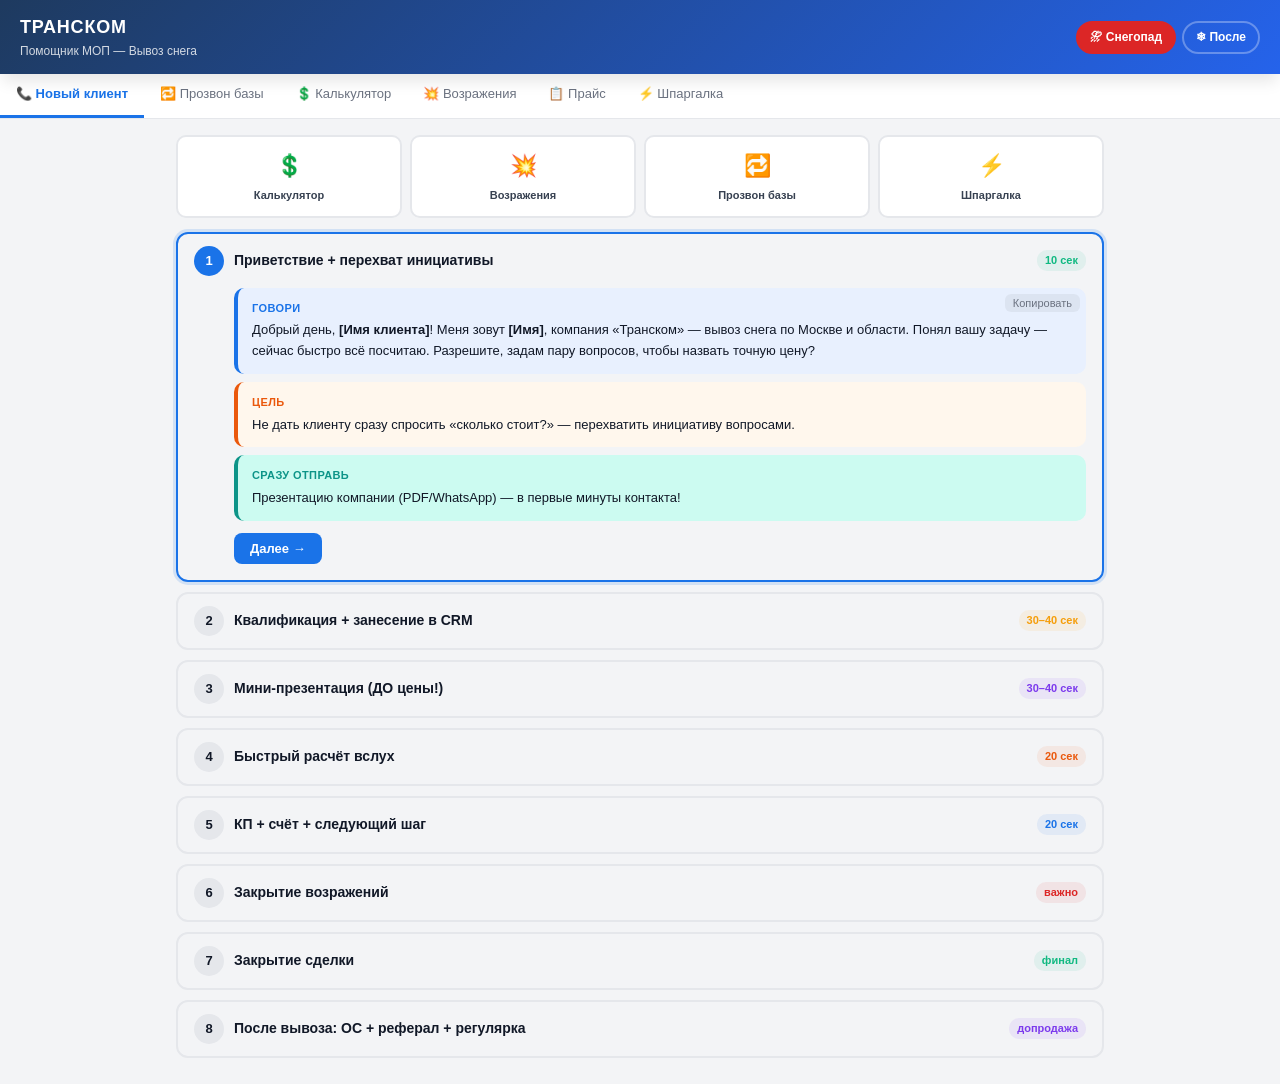
<file: transkom-sales-assistant.html>
<!DOCTYPE html>
<html lang="ru">
<head>
<meta charset="UTF-8">
<meta name="viewport" content="width=device-width, initial-scale=1.0">
<title>ТРАНСКОМ — Помощник МОП</title>
<style>
*{margin:0;padding:0;box-sizing:border-box}
:root{--blue:#1a73e8;--blue-d:#1557b0;--blue-l:#e8f0fe;--green:#0d9488;--green-l:#ccfbf1;--orange:#ea580c;--orange-l:#fff7ed;--red:#dc2626;--red-l:#fef2f2;--purple:#7c3aed;--purple-l:#f3e8ff;--g50:#f9fafb;--g100:#f3f4f6;--g200:#e5e7eb;--g300:#d1d5db;--g500:#6b7280;--g700:#374151;--g900:#111827;--sh:0 1px 3px rgba(0,0,0,.1);--sh-lg:0 10px 15px -3px rgba(0,0,0,.1)}
body{font-family:-apple-system,BlinkMacSystemFont,'Segoe UI',Roboto,sans-serif;background:var(--g100);color:var(--g900);line-height:1.55;font-size:14px}
.hdr{background:linear-gradient(135deg,#1e3a5f,#2563eb);color:#fff;padding:14px 20px;display:flex;align-items:center;justify-content:space-between;position:sticky;top:0;z-index:100;box-shadow:var(--sh-lg)}
.hdr h1{font-size:18px;font-weight:700;letter-spacing:.8px}
.hdr-sub{font-size:12px;opacity:.8}
.tb{display:inline-flex;align-items:center;gap:5px;padding:5px 12px;border-radius:18px;font-size:12px;font-weight:600;cursor:pointer;border:2px solid rgba(255,255,255,.3);transition:.2s}
.tb:hover{transform:scale(1.05)}
.tb.storm{background:#dc2626;border-color:#dc2626}
.tb.after{background:var(--green);border-color:var(--green)}
.nav{display:flex;background:#fff;border-bottom:1px solid var(--g200);overflow-x:auto;position:sticky;top:52px;z-index:99;-webkit-overflow-scrolling:touch}
.nav-i{padding:10px 16px;font-size:13px;font-weight:500;color:var(--g500);cursor:pointer;white-space:nowrap;border-bottom:3px solid transparent;transition:.2s;display:flex;align-items:center;gap:5px}
.nav-i:hover{color:var(--blue);background:var(--blue-l)}
.nav-i.act{color:var(--blue);border-bottom-color:var(--blue);font-weight:600}
.main{max-width:960px;margin:0 auto;padding:16px}
.card{background:#fff;border-radius:12px;box-shadow:var(--sh);margin-bottom:14px;overflow:hidden}
.card-h{padding:14px 18px;font-weight:600;font-size:15px;display:flex;align-items:center;gap:8px;border-bottom:1px solid var(--g100)}
.card-b{padding:16px 18px}
.step{border:2px solid var(--g200);border-radius:12px;margin-bottom:10px;overflow:hidden;transition:.3s}
.step.act{border-color:var(--blue);box-shadow:0 0 0 3px rgba(26,115,232,.15)}
.step.done{border-color:var(--green);opacity:.7}
.step-hd{padding:12px 16px;display:flex;align-items:center;gap:10px;cursor:pointer;transition:.2s}
.step-hd:hover{background:var(--g50)}
.step-n{width:30px;height:30px;border-radius:50%;background:var(--g200);display:flex;align-items:center;justify-content:center;font-weight:700;font-size:13px;flex-shrink:0}
.step.act .step-n{background:var(--blue);color:#fff}
.step.done .step-n{background:var(--green);color:#fff}
.step-t{font-weight:600;font-size:14px;flex:1}
.step-tag{font-size:11px;padding:2px 8px;border-radius:10px;font-weight:600}
.step-c{padding:0 16px 16px 56px;display:none}
.step.act .step-c{display:block}
.sp{border-radius:10px;padding:12px 14px;margin-bottom:8px;font-size:13px;line-height:1.6;border-left:4px solid var(--blue);background:var(--blue-l);position:relative}
.sp.tip{background:var(--orange-l);border-left-color:var(--orange)}
.sp.warn{background:var(--red-l);border-left-color:var(--red)}
.sp.ok{background:var(--green-l);border-left-color:var(--green)}
.sp.purp{background:var(--purple-l);border-left-color:var(--purple)}
.sp-l{font-size:11px;font-weight:700;text-transform:uppercase;margin-bottom:3px;letter-spacing:.4px}
.sp .sp-l{color:var(--blue)}
.sp.tip .sp-l{color:var(--orange)}
.sp.warn .sp-l{color:var(--red)}
.sp.ok .sp-l{color:var(--green)}
.sp.purp .sp-l{color:var(--purple)}
.cp{position:absolute;top:6px;right:6px;background:rgba(0,0,0,.05);border:none;border-radius:6px;padding:3px 8px;font-size:11px;cursor:pointer;color:var(--g500);transition:.2s}
.cp:hover{background:rgba(0,0,0,.1)}
.obj{border:1px solid var(--g200);border-radius:10px;margin-bottom:8px;overflow:hidden}
.obj-q{padding:10px 14px;font-weight:600;font-size:13px;cursor:pointer;display:flex;align-items:center;gap:8px;transition:.2s}
.obj-q:hover{background:var(--g50)}
.obj-q .ar{transition:.3s;font-size:11px;margin-left:auto}
.obj.op .obj-q .ar{transform:rotate(180deg)}
.obj-a{padding:0 14px;max-height:0;overflow:hidden;transition:.3s}
.obj.op .obj-a{padding:0 14px 14px;max-height:800px}
.cg{display:grid;grid-template-columns:1fr 1fr;gap:12px}
.cf label{display:block;font-size:12px;font-weight:600;color:var(--g700);margin-bottom:3px}
.cf select,.cf input{width:100%;padding:9px 11px;border:2px solid var(--g200);border-radius:8px;font-size:13px;transition:.2s}
.cf select:focus,.cf input:focus{border-color:var(--blue);outline:none}
.cr{margin-top:14px;padding:14px;background:linear-gradient(135deg,#1e3a5f,#2563eb);color:#fff;border-radius:10px;text-align:center}
.cr-a{font-size:26px;font-weight:800;margin:6px 0}
.cr-d{font-size:12px;opacity:.85}
.cr-b{margin-top:10px;background:rgba(255,255,255,.1);border-radius:8px;padding:10px;text-align:left}
.cr-r{display:flex;justify-content:space-between;font-size:12px;padding:2px 0}
.pt{width:100%;border-collapse:collapse;font-size:13px}
.pt th{background:var(--g100);padding:8px 10px;text-align:left;font-weight:600;font-size:11px;text-transform:uppercase;letter-spacing:.3px;color:var(--g500)}
.pt td{padding:8px 10px;border-bottom:1px solid var(--g100)}
.pt tr:hover td{background:var(--blue-l)}
.ph{font-weight:700;color:var(--blue)}
.btn{padding:8px 16px;border:none;border-radius:8px;font-size:13px;font-weight:600;cursor:pointer;transition:.2s;display:inline-flex;align-items:center;gap:5px}
.btn-p{background:var(--blue);color:#fff}
.btn-p:hover{background:var(--blue-d)}
.btn-s{background:var(--green);color:#fff}
.btn-o{background:#fff;border:2px solid var(--g200);color:var(--g700)}
.btn-o:hover{border-color:var(--blue);color:var(--blue)}
.sbtns{display:flex;gap:6px;margin-top:12px}
.tc{display:none}.tc.act{display:block}
.chi{padding:10px 14px;border-bottom:1px solid var(--g100);font-size:13px}
.chi:last-child{border-bottom:none}
.chl{font-size:11px;font-weight:700;text-transform:uppercase;color:var(--g500);margin-bottom:2px}
.chk{display:flex;align-items:flex-start;gap:8px;padding:6px 0;font-size:13px}
.chk input[type=checkbox]{margin-top:2px;width:16px;height:16px;flex-shrink:0;accent-color:var(--blue)}
.chk.checked{opacity:.5;text-decoration:line-through}
.sb{position:relative;margin-bottom:14px}
.sb input{width:100%;padding:10px 14px 10px 36px;border:2px solid var(--g200);border-radius:10px;font-size:13px}
.sb input:focus{border-color:var(--blue);outline:none}
.sb-i{position:absolute;left:12px;top:50%;transform:translateY(-50%);color:var(--g500);font-size:14px}
.hidden{display:none!important}
.qa{display:grid;grid-template-columns:repeat(auto-fit,minmax(120px,1fr));gap:8px;margin-bottom:14px}
.qc{background:#fff;border-radius:10px;padding:12px;text-align:center;cursor:pointer;transition:.2s;border:2px solid var(--g200)}
.qc:hover{border-color:var(--blue);transform:translateY(-2px);box-shadow:var(--sh-lg)}
.qc-ic{font-size:22px;margin-bottom:4px}
.qc-lb{font-size:11px;font-weight:600;color:var(--g700)}
.bonus-card{border:2px solid var(--purple);border-radius:10px;padding:12px;margin-bottom:8px;background:var(--purple-l)}
.bonus-card h4{color:var(--purple);font-size:13px;margin-bottom:4px}
.bonus-card p{font-size:12px;color:var(--g700)}
.scenario-tab{display:flex;gap:6px;margin-bottom:14px}
.sc-btn{padding:8px 16px;border:2px solid var(--g200);border-radius:8px;font-size:13px;font-weight:600;cursor:pointer;background:#fff;transition:.2s}
.sc-btn.act{border-color:var(--blue);background:var(--blue-l);color:var(--blue)}
.sc-btn:hover{border-color:var(--blue)}
@media(max-width:640px){.cg{grid-template-columns:1fr}.qa{grid-template-columns:repeat(2,1fr)}.hdr{padding:10px 14px}.hdr h1{font-size:15px}.main{padding:10px}.nav-i{padding:8px 12px;font-size:12px}}
@keyframes fi{from{opacity:0;transform:translateY(6px)}to{opacity:1;transform:translateY(0)}}.fi{animation:fi .3s ease}
</style>
</head>
<body>

<div class="hdr">
<div><h1>ТРАНСКОМ</h1><div class="hdr-sub">Помощник МОП — Вывоз снега</div></div>
<div style="display:flex;gap:6px">
<div class="tb storm" id="b-st" onclick="setT('storm')">&#9928; Снегопад</div>
<div class="tb" id="b-af" onclick="setT('after')">&#10052; После</div>
</div>
</div>

<div class="nav" id="nav">
<div class="nav-i act" data-tab="script" onclick="tab('script')">&#128222; Новый клиент</div>
<div class="nav-i" data-tab="callback" onclick="tab('callback')">&#128257; Прозвон базы</div>
<div class="nav-i" data-tab="calc" onclick="tab('calc')">&#128178; Калькулятор</div>
<div class="nav-i" data-tab="obj" onclick="tab('obj')">&#128165; Возражения</div>
<div class="nav-i" data-tab="prices" onclick="tab('prices')">&#128203; Прайс</div>
<div class="nav-i" data-tab="cheat" onclick="tab('cheat')">&#9889; Шпаргалка</div>
</div>

<div class="main">

<!-- ===== НОВЫЙ КЛИЕНТ ===== -->
<div class="tc act" id="tab-script">
<div class="qa">
<div class="qc" onclick="tab('calc')"><div class="qc-ic">&#128178;</div><div class="qc-lb">Калькулятор</div></div>
<div class="qc" onclick="tab('obj')"><div class="qc-ic">&#128165;</div><div class="qc-lb">Возражения</div></div>
<div class="qc" onclick="tab('callback')"><div class="qc-ic">&#128257;</div><div class="qc-lb">Прозвон базы</div></div>
<div class="qc" onclick="tab('cheat')"><div class="qc-ic">&#9889;</div><div class="qc-lb">Шпаргалка</div></div>
</div>
<div id="new-steps"></div>
</div>

<!-- ===== ПРОЗВОН БАЗЫ ===== -->
<div class="tc" id="tab-callback">
<div class="card" style="margin-bottom:14px">
<div class="card-h">&#128257; Когда прозваниваем</div>
<div class="card-b" style="padding:0">
<div class="chi"><span style="color:var(--red)">&#128308;</span> <strong>Прогноз снегопада</strong> — за 1–2 дня. Высший приоритет!</div>
<div class="chi"><span style="color:var(--red)">&#128308;</span> <strong>После сильного снегопада</strong> — в тот же / следующий день</div>
<div class="chi"><span style="color:var(--orange)">&#128992;</span> <strong>Начало сезона</strong> (ноябрь) — плановый обзвон</div>
<div class="chi"><span style="color:var(--orange)">&#128992;</span> <strong>Нет контакта 2+ недели</strong> зимой</div>
<div class="chi"><span style="color:var(--green)">&#128994;</span> <strong>Конец месяца / перед праздниками</strong></div>
</div>
</div>
<div id="cb-steps"></div>
</div>

<!-- ===== КАЛЬКУЛЯТОР ===== -->
<div class="tc" id="tab-calc">
<div class="card">
<div class="card-h">&#128178; Быстрый расчёт для клиента</div>
<div class="card-b">
<div class="cg">
<div class="cf"><label>Самосвал</label><select id="c-t" onchange="calc()"><option value="25">25 м³ (большой)</option><option value="15">15 м³ (малый)</option></select></div>
<div class="cf"><label>Оплата</label><select id="c-p" onchange="calc()"><option value="bn">Б/Н с НДС</option><option value="cash">Наличные</option><option value="ip">На ИП (без НДС)</option></select></div>
<div class="cf"><label>Рейсов</label><input type="number" id="c-r" value="1" min="1" max="100" oninput="calc()"></div>
<div class="cf"><label>Погрузка</label><select id="c-l" onchange="calc()"><option value="no">Нет</option><option value="yes">Да</option></select></div>
</div>
<div class="cf" style="margin-top:12px"><label>Площадь территории (м²) — необязательно</label><input type="number" id="c-area" placeholder="например 1000" oninput="calcArea()"></div>
<div class="cf" style="margin-top:8px"><label>Высота снега (см) — необязательно</label><input type="number" id="c-snow" placeholder="например 40" oninput="calcArea()"></div>
<div id="area-hint" class="sp ok" style="display:none;margin-top:10px"><div class="sp-l">Подсказка по объёму</div><span id="area-text"></span></div>
<div class="cr" id="cr">
<div style="font-size:12px;opacity:.8">Стоимость для клиента</div>
<div class="cr-a" id="ct">—</div>
<div class="cr-d" id="cd"></div>
<div class="cr-b" id="cb"></div>
</div>
</div>
</div>
<div class="card">
<div class="card-h">&#128666; Мощности</div>
<div class="card-b">
<table class="pt">
<tr><td><strong>Макс. за ночь</strong></td><td>до 20 самосвалов (25 м³) = до 500 м³</td></tr>
<tr><td><strong>25 м³</strong></td><td>Кузов 20 м³, грузим с горкой. Открытые площадки, парковки</td></tr>
<tr><td><strong>15 м³</strong></td><td>Кузов 12 м³, грузим с горкой. Центр, дворы, узкие проезды</td></tr>
<tr><td><strong>Погрузчик</strong></td><td>Экскаватор-погрузчик, смена 7+1 ч</td></tr>
<tr><td><strong>Мини-погрузчик</strong></td><td>Для узких мест, смена 8 ч</td></tr>
</table>
</div>
</div>
<div class="card">
<div class="card-h">&#128176; Порядок оплаты</div>
<div class="card-b" style="padding:0">
<div class="chi"><div class="chl">Новый клиент</div>Первый вывоз — по предоплате. Если объём превышает предоплату — закрываем по факту. Далее — постоплата.</div>
<div class="chi"><div class="chl">Постоянный клиент</div>Работаем по постоплате.</div>
<div class="chi"><div class="chl">Документы</div>Договор + Акт выполненных работ + Счёт-фактура</div>
</div>
</div>
</div>

<!-- ===== ВОЗРАЖЕНИЯ ===== -->
<div class="tc" id="tab-obj">
<div class="sb"><span class="sb-i">&#128269;</span><input type="text" placeholder="Найти возражение..." id="osrch" oninput="fobj()"></div>
<div id="obj-c"></div>
</div>

<!-- ===== ПРАЙС ===== -->
<div class="tc" id="tab-prices">
<div class="card">
<div class="card-h">&#9928; Тариф 1: ВО ВРЕМЯ СНЕГОПАДА</div>
<div class="card-b">
<div class="sp warn"><div class="sp-l">Важно</div>Цены НЕ снижаем. Скидки не даём. Техника загружена на 100%.</div>
<h4 style="margin:12px 0 6px">Самосвал 25 м³</h4>
<table class="pt"><thead><tr><th>Услуга</th><th>Б/Н с НДС</th><th>Наличные</th><th>На ИП</th></tr></thead><tbody>
<tr><td>Вывоз (25 м³)</td><td class="ph">15 000 ₽</td><td>12 500 ₽</td><td>13 950 ₽</td></tr>
<tr><td>Цена за м³</td><td>600 ₽</td><td>500 ₽</td><td>558 ₽</td></tr>
<tr><td>Погрузчик (смена)</td><td>28 000–30 000 ₽</td><td>27 000 ₽</td><td>26 000–27 900 ₽</td></tr>
</tbody></table>
<h4 style="margin:16px 0 6px">Самосвал 15 м³</h4>
<table class="pt"><thead><tr><th>Услуга</th><th>Б/Н с НДС</th><th>Наличные</th><th>На ИП</th></tr></thead><tbody>
<tr><td>Вывоз (15 м³)</td><td class="ph">12 750 ₽</td><td>10 500 ₽</td><td>11 860 ₽</td></tr>
<tr><td>Цена за м³</td><td>850 ₽</td><td>700 ₽</td><td>~790 ₽</td></tr>
<tr><td>Мини-погрузчик (смена)</td><td>38 000 ₽</td><td>34 000 ₽</td><td>35 340 ₽</td></tr>
</tbody></table>
</div>
</div>
<div class="card">
<div class="card-h">&#10052; Тариф 2: ПОСЛЕ СНЕГОПАДА</div>
<div class="card-b">
<div class="sp ok"><div class="sp-l">Можно давать скидку</div>Спрос снижается, перевозчики освобождаются.</div>
<h4 style="margin:12px 0 6px">Самосвал 25 м³</h4>
<table class="pt"><thead><tr><th>Услуга</th><th>Б/Н с НДС</th><th>Наличные</th><th>На ИП</th></tr></thead><tbody>
<tr><td>Вывоз (25 м³)</td><td class="ph">13 750–14 500 ₽</td><td>11 500–12 000 ₽</td><td>12 790–13 485 ₽</td></tr>
<tr><td>Цена за м³</td><td>550–580 ₽</td><td>460–480 ₽</td><td>512–540 ₽</td></tr>
<tr><td>Погрузчик</td><td>26 000–28 000 ₽</td><td>25 000–26 000 ₽</td><td>24 180–26 040 ₽</td></tr>
</tbody></table>
<h4 style="margin:16px 0 6px">Самосвал 15 м³</h4>
<table class="pt"><thead><tr><th>Услуга</th><th>Б/Н с НДС</th><th>Наличные</th><th>На ИП</th></tr></thead><tbody>
<tr><td>Вывоз (15 м³)</td><td class="ph">11 250–12 000 ₽</td><td>9 500–10 000 ₽</td><td>10 463–11 160 ₽</td></tr>
<tr><td>Цена за м³</td><td>750–800 ₽</td><td>633–667 ₽</td><td>697–744 ₽</td></tr>
<tr><td>Мини-погрузчик</td><td>34 000–36 000 ₽</td><td>30 000–32 000 ₽</td><td>31 620–33 480 ₽</td></tr>
</tbody></table>
</div>
</div>
<div class="card">
<div class="card-h">&#128230; Скидки за объём</div>
<div class="card-b">
<table class="pt"><thead><tr><th>Объём</th><th>Снегопад</th><th>После</th><th></th></tr></thead><tbody>
<tr><td>до 100 м³</td><td>Стандарт</td><td>Стандарт</td><td>—</td></tr>
<tr><td>100–250 м³</td><td>Стандарт</td><td>−5%</td><td>Только после</td></tr>
<tr><td>250–350 м³</td><td>Стандарт</td><td>−5–7%</td><td>Согласовать</td></tr>
<tr><td>от 350 м³</td><td>Индивид.</td><td class="ph">−10%</td><td>Согласовать</td></tr>
</tbody></table>
<div class="sp warn" style="margin-top:10px"><div class="sp-l">Помни</div>При снегопаде скидки за объём НЕ предоставляем!</div>
</div>
</div>
<div class="card">
<div class="card-h">&#128179; Скидка при оплате наличными</div>
<div class="card-b">
<table class="pt"><thead><tr><th>Что</th><th>По безналу</th><th>За наличные</th></tr></thead><tbody>
<tr><td>Вывоз</td><td>Полная цена</td><td class="ph">−10% от стоимости за м³</td></tr>
<tr><td>Погрузка</td><td>Полная цена</td><td class="ph">−2 000 ₽ от смены</td></tr>
</tbody></table>
</div>
</div>
</div>

<!-- ===== ШПАРГАЛКА ===== -->
<div class="tc" id="tab-cheat">
<div class="card">
<div class="card-h">&#127908; Мини-презентация (выучи наизусть!)</div>
<div class="card-b">
<div class="sp purp">
<button class="cp" onclick="cpy(this)">Копировать</button>
<div class="sp-l">Блок доверия — говори ДО цены</div>
&#10004; «Мы работаем по договору с <strong>Мосводоканалом</strong> — вывозим на официальные снегоплавильные пункты. Талоны утилизации предоставляем.»<br><br>
&#10004; «Среди клиентов — <strong>Мосгордума</strong> и крупные госучреждения.»<br><br>
&#10004; «В сильные снегопады не подводим — у нас <strong>большой парк</strong> привлечённых самосвалов, техника в работе по всей Москве.»<br><br>
&#10004; «Много <strong>постоянных клиентов</strong> — работают не первый сезон.»
</div>
</div>
</div>

<div class="card">
<div class="card-h">&#9889; Ключевые фразы</div>
<div class="card-b" style="padding:0">
<div class="chi"><div class="chl">Приветствие</div>«Добрый день! Компания Транском, [Имя]. Вывоз снега по Москве и области. Сейчас быстро всё посчитаю — разрешите пару вопросов?»</div>
<div class="chi"><div class="chl">Перехват «сколько стоит?»</div>«Цена зависит от объёма и техники. Чтобы назвать точно — у вас территория открытая или есть узкие проезды?»</div>
<div class="chi"><div class="chl">В снегопад</div>«Сейчас вся техника задействована, цены сезонные. Все компании работают по таким ценам.»</div>
<div class="chi"><div class="chl">После снегопада</div>«Сейчас есть окно по технике — можем предложить хорошие условия.»</div>
<div class="chi"><div class="chl">Расчёт вслух</div>«Площадь [X] м², снег [Y] см — это [Z] кубов, [N] рейсов. Ориентир — [сумма].»</div>
<div class="chi"><div class="chl">Отправка КП</div>«Скину КП и сразу счёт — если устроит, оплатите без ожидания.»</div>
<div class="chi"><div class="chl">Фиксация дата</div>«Перезвоню вам сегодня в [время]. Заявки за сутки, но лучше зафиксировать — в снегопад технику разбирают.»</div>
<div class="chi"><div class="chl">Если не готов</div>«Скину расчёт одним сообщением в WhatsApp — это не презентация, просто итог в две строки. Хорошо?»</div>
<div class="chi"><div class="chl">Предварительный график</div>«Поставлю вас в предварительный график, без обязательств. Если передумаете — просто скажете.»</div>
</div>
</div>

<div class="card">
<div class="card-h">&#128142; Реферальная программа</div>
<div class="card-b">
<div class="sp ok">
<button class="cp" onclick="cpy(this)">Копировать</button>
<div class="sp-l">Спрашиваем у КАЖДОГО клиента (даже если не купил)</div>
«Кому из знакомых, коллег, управляющих нужен вывоз снега? Если порекомендуете и человек закажет — <strong>следующий рейс для вас бесплатно</strong>, одна машина в подарок.»
</div>
</div>
</div>

<div class="card">
<div class="card-h">&#127775; Бонус-приёмы для догрева</div>
<div class="card-b" style="padding:0">
<div class="chi"><div class="chl">Сниженная цена</div>«В прошлый раз было 600, сейчас 550 — условия стали выгоднее.»</div>
<div class="chi"><div class="chl">Фото с объекта</div>«После вывоза пришлём фото чистой территории — для вашего отчёта.»</div>
<div class="chi"><div class="chl">Прогноз погоды</div>«Слежу за прогнозом — если большой снегопад, сам позвоню заранее.»</div>
<div class="chi"><div class="chl">Быстрый отклик</div>«Сохраните прямой номер — отвечу в WhatsApp за 15 мин, даже в выходной.»</div>
<div class="chi"><div class="chl">Без лишних объяснений</div>«Данные по объекту сохранены — просто скажите "приезжайте", всё посчитано.»</div>
<div class="chi"><div class="chl">Пробный вывоз</div>«Давайте начнём с одной машины — посмотрите, как работаем. Понравится — продолжим.»</div>
</div>
</div>

<div class="card">
<div class="card-h">&#128179; Формы оплаты</div>
<div class="card-b" style="padding:0">
<div class="chi"><div class="chl">Б/Н с НДС</div>Юрлица на ОСНО, бюджет, крупные заказчики. Полный пакет документов.</div>
<div class="chi"><div class="chl">Наличные</div>Минимальная цена. Небольшие заказы, частные клиенты.</div>
<div class="chi"><div class="chl">На ИП (без НДС)</div>Клиенты на УСН, ИП. Упрощённый документооборот.</div>
</div>
</div>

<div class="card">
<div class="card-h">&#128203; Формула расчёта объёма</div>
<div class="card-b">
<div class="sp">
<div class="sp-l">Формула</div>
<strong>Площадь (м²) × Высота снега (м) = Объём (м³)</strong><br>
Объём ÷ 25 (или 15) = количество рейсов<br><br>
<em>Пример: парковка 1000 м², снег 40 см → 1000 × 0.4 = 400 м³ → 16 рейсов (25 м³)</em>
</div>
</div>
</div>
</div>

</div>

<script>
// ===== PRICES =====
const P={storm:{25:{bn:15000,cash:12500,ip:13950,lbn:29000,lcash:27000,lip:26950},15:{bn:12750,cash:10500,ip:11860,lbn:38000,lcash:34000,lip:35340}},after:{25:{bn:14125,cash:11750,ip:13138,lbn:27000,lcash:25500,lip:25110},15:{bn:11625,cash:9750,ip:10812,lbn:35000,lcash:31000,lip:32550}}};
let tariff='storm',curStep=0,cbStep=0;

// ===== NEW CLIENT STEPS =====
const NS=[
{title:'Приветствие + перехват инициативы',tag:'10 сек',tc:'#10b981',content:`
<div class="sp"><button class="cp" onclick="cpy(this)">Копировать</button><div class="sp-l">Говори</div>
Добрый день, <strong>[Имя клиента]</strong>! Меня зовут <strong>[Имя]</strong>, компания «Транском» — вывоз снега по Москве и области. Понял вашу задачу — сейчас быстро всё посчитаю. Разрешите, задам пару вопросов, чтобы назвать точную цену?</div>
<div class="sp tip"><div class="sp-l">Цель</div>Не дать клиенту сразу спросить «сколько стоит?» — перехватить инициативу вопросами.</div>
<div class="sp ok"><div class="sp-l">Сразу отправь</div>Презентацию компании (PDF/WhatsApp) — в первые минуты контакта!</div>
`},
{title:'Квалификация + занесение в CRM',tag:'30–40 сек',tc:'#f59e0b',content:`
<div class="sp"><div class="sp-l">Вопросы — задавай быстро, по-деловому</div>
<div id="qual-checks">
<div class="chk"><input type="checkbox" onchange="chkToggle(this)"><span>«Как к вам обращаться?»</span></div>
<div class="chk"><input type="checkbox" onchange="chkToggle(this)"><span>«Какой адрес объекта?»</span></div>
<div class="chk"><input type="checkbox" onchange="chkToggle(this)"><span>«Что за территория — парковка, двор, проезд, промзона?»</span></div>
<div class="chk"><input type="checkbox" onchange="chkToggle(this)"><span>«Примерная площадь? Или на глаз — сколько метров?»</span></div>
<div class="chk"><input type="checkbox" onchange="chkToggle(this)"><span>«Высота снега — по колено, по пояс, выше?»</span></div>
<div class="chk"><input type="checkbox" onchange="chkToggle(this)"><span>«Проезды широкие — большой самосвал заедет? Или узко?»</span></div>
<div class="chk"><input type="checkbox" onchange="chkToggle(this)"><span>«Когда нужно вывезти — срочно или планово?»</span></div>
<div class="chk"><input type="checkbox" onchange="chkToggle(this)"><span>«Оплата по безналу или наличными?»</span></div>
<div class="chk"><input type="checkbox" onchange="chkToggle(this)"><span>«WhatsApp или почта для расчёта?»</span></div>
</div>
</div>
<div class="sp warn"><div class="sp-l">Критично!</div>&#9757; Клиент попадает в ПланФикс <strong>ДО озвучивания цены</strong> — имя, телефон, адрес, площадь, объём, формат техники, сроки, оплата.</div>
`},
{title:'Мини-презентация (ДО цены!)',tag:'30–40 сек',tc:'#7c3aed',content:`
<div class="sp purp"><button class="cp" onclick="cpy(this)">Копировать</button><div class="sp-l">Говори — блок доверия</div>
«Пока считаю — коротко о нас.<br><br>
Мы работаем по <strong>договору с Мосводоканалом</strong> — вывозим на официальные снегоплавильные пункты. Талоны утилизации предоставляем.<br><br>
Среди клиентов — <strong>Мосгордума</strong> и крупные госучреждения.<br><br>
В сильные снегопады не подводим — <strong>большой парк</strong> привлечённых самосвалов, техника в работе по всей Москве. Когда у других подрядчиков машины заняты — мы приезжаем и вывозим.<br><br>
Много <strong>постоянных клиентов</strong> — работают не первый сезон.»</div>
<div class="sp tip"><div class="sp-l">Когда говорить</div>На этапе 2 (пока собираем информацию) или после — главное, <strong>ДО цены!</strong></div>
`},
{title:'Быстрый расчёт вслух',tag:'20 сек',tc:'#ea580c',content:`
<div class="sp"><button class="cp" onclick="cpy(this)">Копировать</button><div class="sp-l">Считай при клиенте — это создаёт доверие</div>
«Так, смотрите: площадь <strong>[X]</strong> м², снег примерно <strong>[Y]</strong> см — это получается около <strong>[Z]</strong> кубов. Это <strong>[N]</strong> рейсов большого/малого самосвала. По стоимости ориентир — в районе <strong>[сумма]</strong>.»<br><br>
«Детальный расчёт скину на WhatsApp — там техника, объёмы, цена, всё разложено. Удобно?»</div>
<div class="sp tip"><div class="sp-l">Если клиент говорит «не надо КП, просто цену»</div>
«Понял, без проблем. Ориентир — [сумма] за вывоз плюс [сумма] за погрузку. Но я всё равно скину короткий расчёт одним сообщением в WhatsApp — чтобы цифры были под рукой. Это не презентация, просто итог в две строки.»</div>
<div style="margin-top:8px"><button class="btn btn-p" onclick="tab('calc')">&#128178; Открыть калькулятор</button></div>
`},
{title:'КП + счёт + следующий шаг',tag:'20 сек',tc:'#1a73e8',content:`
<div class="sp"><button class="cp" onclick="cpy(this)">Копировать</button><div class="sp-l">Говори</div>
«<strong>[Имя]</strong>, посчитал ваш объект. Получается <strong>[X]</strong> кубов, <strong>[N]</strong> рейсов. Стоимость — <strong>[сумма]</strong>. Сейчас отправлю КП и сразу счёт — если всё устроит, сможете оплатить без ожидания.»</div>
<div class="sp ok"><button class="cp" onclick="cpy(this)">Копировать</button><div class="sp-l">Фиксируй следующий шаг!</div>
«Предлагаю так: вы смотрите КП, если всё устраивает — подтверждаете, и я ставлю вас в график на <strong>[дата]</strong>. Заявки принимаем за сутки, но лучше зафиксировать заранее — в снегопад технику разбирают быстро. Перезвоню вам сегодня в <strong>[время]</strong>, хорошо?»</div>
<div class="sp warn"><div class="sp-l">Не «подумайте и позвоните»!</div>Конкретное время перезвона + привязка к дате вывоза. Попроси карточку компании (реквизиты).</div>
`},
{title:'Закрытие возражений',tag:'важно',tc:'#dc2626',content:`
<div class="sp tip"><div class="sp-l">Формула</div>Не спорь. <strong>Согласись → Аргументируй → Предложи</strong></div>
<div class="sp"><div class="sp-l">«Дорого / у других дешевле»</div>
«Понимаю. А у них свой договор со снегоплавильным пунктом? Талоны дают? Если снег в поле — это штраф для вас. У нас всё официально. А по цене — если наличными, даём скидку: −10% на вывоз и −2000 на погрузку.»</div>
<div class="sp"><div class="sp-l">«Надо подумать»</div>
«Конечно. Единственное — сезон, технику расписывают быстро. Поставлю вас в предварительный график, без обязательств. Передумаете — просто скажете. Место за вами.»</div>
<div class="sp"><div class="sp-l">«Пришлите КП, мы сами позвоним»</div>
«Обязательно. Но давайте я сам наберу завтра в [время] — вдруг вопросы по расчёту, сразу поясню.»</div>
<div style="margin-top:8px"><button class="btn btn-o" onclick="tab('obj')">&#128165; Все возражения →</button></div>
`},
{title:'Закрытие сделки',tag:'финал',tc:'#10b981',content:`
<div class="sp ok"><button class="cp" onclick="cpy(this)">Копировать</button><div class="sp-l">Клиент подтвердил</div>
«Всё, <strong>[Имя]</strong>, вы в графике на <strong>[дата]</strong>. Техника будет в <strong>[время]</strong>. Если будут изменения — сразу свяжусь.»</div>
<div class="sp warn"><div class="sp-l">Чеклист закрытия</div>
<div class="chk"><input type="checkbox" onchange="chkToggle(this)"><span>Счёт отправлен (вместе с КП)</span></div>
<div class="chk"><input type="checkbox" onchange="chkToggle(this)"><span>Оплата получена / подтверждена</span></div>
<div class="chk"><input type="checkbox" onchange="chkToggle(this)"><span>Дата и время вывоза согласованы</span></div>
<div class="chk"><input type="checkbox" onchange="chkToggle(this)"><span>Заявка передана логисту</span></div>
<div class="chk"><input type="checkbox" onchange="chkToggle(this)"><span>Клиенту сообщено точное время</span></div>
</div>
`},
{title:'После вывоза: ОС + реферал + регулярка',tag:'допродажа',tc:'#7c3aed',content:`
<div class="sp"><button class="cp" onclick="cpy(this)">Копировать</button><div class="sp-l">Звонок в тот же день / на следующий</div>
«<strong>[Имя]</strong>, добрый день! Территорию вывезли — всё в порядке? Всё устроило?»</div>
<div class="sp ok"><button class="cp" onclick="cpy(this)">Копировать</button><div class="sp-l">Реферал (ВСЕГДА!)</div>
«Кому из знакомых — управляющих, соседей, коллег — нужен вывоз? Если порекомендуете и человек закажет — <strong>следующий рейс бесплатно</strong>, одна машина в подарок.»</div>
<div class="sp purp"><button class="cp" onclick="cpy(this)">Копировать</button><div class="sp-l">Допродажа — регулярное обслуживание</div>
«Можем поставить на регулярный вывоз — после каждого снегопада приезжаем по заявке, без предоплаты. Не нужно каждый раз искать подрядчика. Интересно?»</div>
<div class="sp tip"><div class="sp-l">Не забудь</div>
<div class="chk"><input type="checkbox" onchange="chkToggle(this)"><span>Зафиксировал результат в ПланФиксе</span></div>
<div class="chk"><input type="checkbox" onchange="chkToggle(this)"><span>Реферал: спросил ✓ / контакт получен ✓</span></div>
<div class="chk"><input type="checkbox" onchange="chkToggle(this)"><span>Предложил регулярку</span></div>
</div>
`}
];

// ===== CALLBACK STEPS =====
const CS=[
{title:'Открываем разговор',tag:'старт',tc:'#1a73e8',content:`
<div class="sp"><button class="cp" onclick="cpy(this)">Копировать</button><div class="sp-l">Говори</div>
«<strong>[Имя клиента]</strong>, добрый день! Это <strong>[Имя]</strong> из «Транском». Вы к нам обращались по вывозу снега — как у вас сейчас с этим ситуация? Вопрос ещё актуален?»</div>
<div class="sp tip"><div class="sp-l">Слушай ответ — три варианта</div>
<strong>&#128994; «Да, нужно / думаем»</strong> → следующий шаг<br>
<strong>&#128992; «Уже не нужно / растаял»</strong> → шаг 3 (Греем)<br>
<strong>&#128308; «Заказали у других»</strong> → шаг 4 (Резерв)</div>
`},
{title:'Клиенту нужно — продаём',tag:'&#128994; нужно',tc:'#10b981',content:`
<div class="sp"><button class="cp" onclick="cpy(this)">Копировать</button><div class="sp-l">Говори — новая цена!</div>
«Отлично, что актуально. С тех пор, как общались, у нас изменились условия — сейчас <strong>550 рублей за куб</strong> вместо 600. Давайте пересчитаю ваш объём по новой цене?»</div>
<div class="sp"><button class="cp" onclick="cpy(this)">Копировать</button><div class="sp-l">Если раньше не купил из-за цены</div>
«Помню, в прошлый раз цена не совсем устроила. Сейчас <strong>ощутимо дешевле</strong> — давайте посчитаю, посмотрите разницу.»</div>
<div class="sp purp"><button class="cp" onclick="cpy(this)">Копировать</button><div class="sp-l">Блок надёжности</div>
«Мы работаем по договору с Мосводоканалом, на официальные снегоплавильные пункты. Среди клиентов — Мосгордума. В снегопады не подводим — большой парк техники.»</div>
<div class="sp ok"><button class="cp" onclick="cpy(this)">Копировать</button><div class="sp-l">Закрепиться</div>
«Могу закрепить за вами технику на сезон. Когда нужно — просто пишете, мы уже знаем объект, выезжаем без лишних вопросов.»</div>
<div class="sp warn"><div class="sp-l">Чеклист</div>
<div class="chk"><input type="checkbox" onchange="chkToggle(this)"><span>Уточнил/обновил объём, дату, формат, оплату</span></div>
<div class="chk"><input type="checkbox" onchange="chkToggle(this)"><span>Посчитал стоимость, озвучил</span></div>
<div class="chk"><input type="checkbox" onchange="chkToggle(this)"><span>Отправил КП + счёт</span></div>
<div class="chk"><input type="checkbox" onchange="chkToggle(this)"><span>Передал логисту</span></div>
</div>
`},
{title:'Сейчас не нужно — греем',tag:'&#128992; не нужно',tc:'#f59e0b',content:`
<div class="sp"><button class="cp" onclick="cpy(this)">Копировать</button><div class="sp-l">Не дави!</div>
«Понял, сейчас не горит. Но зима длинная — если ситуация изменится: цена сейчас <strong>550 за куб</strong>, это ниже, чем обычно. Заявку принимаем за сутки, выезжаем на следующий день.»</div>
<div class="sp ok"><button class="cp" onclick="cpy(this)">Копировать</button><div class="sp-l">Оставь зацепку</div>
«Продублирую КП и счёт с актуальными ценами — если понадобится срочно, всё будет под рукой.»</div>
<div class="sp tip"><div class="sp-l">Действие</div>Отправь КП + счёт на WhatsApp / почту. Поставь перезвон перед ближайшим снегопадом или через 7–10 дней.</div>
`},
{title:'Заказал у других — не сжигай мост',tag:'&#128308; конкурент',tc:'#dc2626',content:`
<div class="sp"><button class="cp" onclick="cpy(this)">Копировать</button><div class="sp-l">Стань запасным вариантом</div>
«Понял, без проблем. Если подведут или понадобится подстраховка — имейте нас в виду. Сейчас <strong>550 за куб</strong>, техника в работе каждый день, выезжаем на следующий день. Просто наберите.»</div>
<div class="sp tip"><button class="cp" onclick="cpy(this)">Копировать</button><div class="sp-l">Мягко посей сомнение (если уместно)</div>
«Кстати, уточните — вывозят на <strong>официальный снегоплавильный пункт</strong>? Талоны дают? Если снег в поле — это штраф для вас. У нас договор с Мосводоканалом, всё легально.»</div>
<div class="sp warn"><div class="sp-l">В ПланФикс</div>«Заказал у конкурента» + название (если сказал). Перезвон через 2–3 недели: «Как прошло? Устроило?»</div>
`},
{title:'Реферал — спрашиваем ВСЕГДА',tag:'всегда!',tc:'#7c3aed',content:`
<div class="sp purp"><button class="cp" onclick="cpy(this)">Копировать</button><div class="sp-l">Спрашиваем у КАЖДОГО — даже у тех, кто заказал у других</div>
«И последний вопрос — может, кому-то из знакомых нужен вывоз? Управляющие компании, склады, бизнес-центры? Если порекомендуете и человек закажет — <strong>один рейс бесплатно</strong> при вашем заказе.»</div>
<div class="sp tip"><div class="sp-l">Если дал контакт</div>Записать, отметить источник в CRM. Позвонить рефералу <strong>сегодня</strong>.</div>
`},
{title:'Бонус-приёмы',tag:'зацепи!',tc:'#ea580c',content:`
<div class="sp tip"><div class="sp-l">Выбери 1–2 приёма по ситуации — не все сразу</div></div>
<div class="bonus-card"><h4>&#128178; Сниженная цена</h4><p>«В прошлый раз было 600, сейчас 550 — условия стали выгоднее.»</p></div>
<div class="bonus-card"><h4>&#128247; Фото с объекта</h4><p>«После вывоза пришлём фото чистой территории — для отчёта или руководства.»</p></div>
<div class="bonus-card"><h4>&#127782;&#65039; Прогноз погоды</h4><p>«Слежу за прогнозом — если большой снегопад, сам позвоню заранее.»</p></div>
<div class="bonus-card"><h4>&#9889; Быстрый отклик</h4><p>«Мой прямой номер — отвечу в WhatsApp за 15 мин, даже в выходной.»</p></div>
<div class="bonus-card"><h4>&#128640; Без лишних объяснений</h4><p>«Данные по объекту сохранены — скажите "приезжайте", всё посчитано.»</p></div>
<div class="bonus-card"><h4>&#128666; Пробный вывоз</h4><p>«Начнём с одной машины — посмотрите, как работаем.»</p></div>
`},
{title:'Фиксация в ПланФиксе',tag:'CRM',tc:'#1a73e8',content:`
<div class="sp warn"><div class="sp-l">Правило</div>После КАЖДОГО звонка — запись + подзадача с датой. Ни один лид без следующего шага!</div>
<table class="pt" style="margin-top:8px"><thead><tr><th>Результат</th><th>Подзадача</th></tr></thead><tbody>
<tr><td>&#128994; Заказал</td><td>Перезвонить после вывоза → ОС + реферал</td></tr>
<tr><td>&#128992; Думает, взял КП</td><td>Через 1–2 дня: «Посмотрели расчёт?»</td></tr>
<tr><td>&#128992; Не нужно, отправили КП</td><td>Перед снегопадом или через 7–10 дней</td></tr>
<tr><td>&#128308; У конкурента</td><td>Через 2–3 недели: «Как прошло?»</td></tr>
<tr><td>&#128142; Дал реферала</td><td>Позвонить рефералу СЕГОДНЯ</td></tr>
<tr><td>&#128247; Не дозвонился</td><td>Завтра, другое время. После 3 попыток — WhatsApp</td></tr>
</tbody></table>
`}
];

// ===== OBJECTIONS =====
const OBJ=[
{q:'«Дорого / у других дешевле»',tags:'цена дорого конкуренты дешевле',a:`
<div class="sp"><div class="sp-l">Ответ</div>«Понимаю. А у них договор со снегоплавильным пунктом? Талоны дают? Если снег просто в поле — это <strong>штраф для вас</strong> как заказчика. У нас всё официально, договор с Мосводоканалом, документы.»</div>
<div class="sp ok"><div class="sp-l">Усилить</div>«А по цене — если наличными, даём скидку: <strong>−10% на вывоз</strong> и <strong>−2000 ₽</strong> на погрузку. Плюс при объёме от 100 кубов — доп. условия.»</div>`},
{q:'«У нас уже есть подрядчик»',tags:'подрядчик есть работаем свой',a:`
<div class="sp"><div class="sp-l">Ответ</div>«Отлично, значит знаете тему. Мы часто работаем <strong>как резерв</strong> — в пиковые дни основной подрядчик не справляется. Многие клиенты держат нас на подхвате.»</div>
<div class="sp tip"><div class="sp-l">Мягко посеять сомнение</div>«Кстати, уточните — вывозят на официальный пункт? Талоны дают? У нас договор с Мосводоканалом.»</div>`},
{q:'«Надо подумать»',tags:'подумать думаем не сейчас',a:`
<div class="sp"><div class="sp-l">Ответ</div>«Конечно. Единственное — сезон, технику расписывают быстро. Поставлю вас в <strong>предварительный график, без обязательств</strong>. Передумаете — просто скажете. Место за вами.»</div>`},
{q:'«Пришлите КП, мы сами позвоним»',tags:'кп коммерческое предложение почту',a:`
<div class="sp"><div class="sp-l">Ответ</div>«Обязательно. Но давайте я сам наберу завтра в <strong>[время]</strong> — вдруг вопросы по расчёту, сразу поясню.»</div>
<div class="sp tip"><div class="sp-l">Важно</div>Уточни детали для персонального расчёта. Поставь перезвон в CRM! Отправь КП + счёт вместе.</div>`},
{q:'«Сейчас не актуально / не сезон»',tags:'не актуально позже сезон',a:`
<div class="sp"><div class="sp-l">Ответ</div>«Конечно. Продублирую КП с актуальными ценами — если понадобится срочно, всё под рукой. Цена сейчас <strong>550 за куб</strong>, это ниже чем обычно.»</div>
<div class="sp tip"><div class="sp-l">Зацепка</div>«В снегопад цены у всех выше и техника нарасхват. Зафиксировать условия заранее — выгоднее.»</div>`},
{q:'«А есть скидка?»',tags:'скидка скинуть дешевле',a:`
<div class="sp" id="obj-disc"><div class="sp-l">Ответ (зависит от тарифа)</div><div id="obj-disc-t"></div></div>`},
{q:'«Куда вывозите снег?»',tags:'куда вывозите полигон плавильный',a:`
<div class="sp"><div class="sp-l">Ответ</div>«На <strong>лицензированные снегоплавильные пункты</strong>, по договору с Мосводоканалом. Талоны утилизации предоставляем. Всё полностью легально.»</div>`},
{q:'«Документы? НДС?»',tags:'документы ндс акт счёт бухгалтерия',a:`
<div class="sp"><div class="sp-l">Ответ</div>«Полный пакет: <strong>договор, акт, счёт-фактура с НДС</strong>. Также работаем с ИП без НДС и наличными.»</div>`},
{q:'«Можно ночью / в выходные?»',tags:'ночью выходные время когда',a:`
<div class="sp"><div class="sp-l">Ответ</div>«Да, основная работа <strong>в ночное время</strong> — чтобы не мешать бизнесу. К утру территория чистая. Работаем и в выходные.»</div>`},
{q:'«Почему маленький самосвал дороже?»',tags:'маленький дороже малый 15',a:`
<div class="sp"><div class="sp-l">Ответ</div>«Мини-погрузчик и малый самосвал делают больше рейсов при том же объёме. Техника для узких проездов — специализированная. Но это <strong>единственный вариант</strong>, если крупная техника к вам не заедет.»</div>`},
{q:'«Можно срочно, не за сутки?»',tags:'срочно быстро сегодня сейчас',a:`
<div class="sp"><div class="sp-l">Ответ</div>«Стараемся идти навстречу. Если техника свободна — <strong>выедем в тот же день</strong>. Позвоните — уточним наличие.»</div>`},
{q:'«А если снег идёт каждый день?»',tags:'каждый день регулярно постоянно',a:`
<div class="sp"><div class="sp-l">Ответ</div>«Работаем на <strong>регулярной основе</strong> — по графику или по заявке. С постоянными клиентами — по постоплате, без предоплаты каждый раз.»</div>`},
{q:'«У нас свой трактор, не нужен вывоз»',tags:'свой трактор сами',a:`
<div class="sp"><div class="sp-l">Ответ</div>«Свой трактор — удобно для уборки. Но куда снег после? Многие копят во дворе до весны — а это подтопления и претензии. Мы забираем по мере накопления. Одна машина — 25 кубов — и двор чистый.»</div>`}
];

// ===== RENDER =====
function renderSteps(arr,containerId,stepVar){
const c=document.getElementById(containerId);
const cur=stepVar==='cb'?cbStep:curStep;
c.innerHTML=arr.map((s,i)=>`
<div class="step ${i===cur?'act':''} ${i<cur?'done':''}" id="${stepVar}-${i}">
<div class="step-hd" onclick="goStep('${stepVar}',${i})">
<div class="step-n">${i<cur?'&#10003;':i+1}</div>
<div class="step-t">${s.title}</div>
<span class="step-tag" style="background:${s.tc}15;color:${s.tc}">${s.tag}</span>
</div>
<div class="step-c">${s.content}
<div class="sbtns">
${i>0?`<button class="btn btn-o" onclick="goStep('${stepVar}',${i-1})">&#8592; Назад</button>`:''}
${i<arr.length-1?`<button class="btn btn-p" onclick="goStep('${stepVar}',${i+1})">Далее &#8594;</button>`:`<button class="btn btn-s" onclick="goStep('${stepVar}',0)">&#128260; Сначала</button>`}
</div>
</div>
</div>`).join('');
}

function goStep(v,n){
if(v==='cb')cbStep=n;else curStep=n;
renderSteps(v==='cb'?CS:NS,v==='cb'?'cb-steps':'new-steps',v);
document.getElementById(v+'-'+n).scrollIntoView({behavior:'smooth',block:'nearest'});
if(v!=='cb')updPrices();
updDisc();
}

function renderObj(){
const c=document.getElementById('obj-c');
c.innerHTML=OBJ.map((o,i)=>`
<div class="obj" id="ob-${i}" data-tags="${o.tags}">
<div class="obj-q" onclick="tobj(${i})"><span>&#128172;</span> ${o.q}<span class="ar">&#9660;</span></div>
<div class="obj-a">${o.a}</div>
</div>`).join('');
updDisc();
}

function tobj(i){document.getElementById('ob-'+i).classList.toggle('op')}
function fobj(){
const q=document.getElementById('osrch').value.toLowerCase();
document.querySelectorAll('.obj').forEach(e=>{
const t=e.dataset.tags||'';const x=e.textContent.toLowerCase();
e.classList.toggle('hidden',q&&!x.includes(q)&&!t.includes(q));
});
}

// ===== TARIFF =====
function setT(t){
tariff=t;
document.getElementById('b-st').className='tb'+(t==='storm'?' storm':'');
document.getElementById('b-af').className='tb'+(t==='after'?' after':'');
calc();updPrices();updDisc();
}
function updPrices(){
const p=P[tariff];
// update script price references if they exist
}
function updDisc(){
const e=document.getElementById('obj-disc-t');
if(!e)return;
e.innerHTML=tariff==='storm'
?'«К сожалению, пиковая загрузка — цена фиксированная. Это стандарт рынка в снегопад.»'
:'«При объёме от 100 кубов обсудим условия. От 350 кубов — спецтариф. Какой у вас объём?»<br><br>Наличные: −10% на вывоз, −2000 ₽ на погрузку.';
}

// ===== CALCULATOR =====
function calc(){
const tk=+document.getElementById('c-t').value;
const py=document.getElementById('c-p').value;
const rr=Math.max(1,+document.getElementById('c-r').value||1);
const ld=document.getElementById('c-l').value==='yes';
const p=P[tariff][tk];
const tp=p[py],lp=p['l'+py];
const tt=tp*rr,tl=ld?lp:0;
const vol=tk*rr;
let disc=0,dn='';
if(tariff==='after'){
if(vol>=350){disc=10;dn='−10% (согласовать)';}
else if(vol>=250){disc=6;dn='−5–7% (согласовать)';}
else if(vol>=100){disc=5;dn='−5%';}
}
const da=Math.round(tt*disc/100);
const fin=tt+tl-da;
document.getElementById('ct').textContent=fin.toLocaleString('ru')+' ₽';
document.getElementById('cd').textContent=vol+' м³ = '+rr+' рейс(ов) × '+tk+' м³';
let b=`<div class="cr-r"><span>Вывоз ${rr}×${tp.toLocaleString('ru')} ₽</span><span>${tt.toLocaleString('ru')} ₽</span></div>`;
if(ld)b+=`<div class="cr-r"><span>${tk===15?'Мини-погрузчик':'Погрузчик'}</span><span>${lp.toLocaleString('ru')} ₽</span></div>`;
if(disc>0)b+=`<div class="cr-r" style="color:#10b981"><span>${dn}</span><span>−${da.toLocaleString('ru')} ₽</span></div>`;
b+=`<div class="cr-r" style="font-weight:700;border-top:1px solid rgba(255,255,255,.2);padding-top:5px;margin-top:3px"><span>ИТОГО</span><span>${fin.toLocaleString('ru')} ₽</span></div>`;
document.getElementById('cb').innerHTML=b;
}

function calcArea(){
const a=+document.getElementById('c-area').value;
const s=+document.getElementById('c-snow').value;
const h=document.getElementById('area-hint');
const t=document.getElementById('area-text');
if(a>0&&s>0){
const vol=Math.round(a*(s/100));
const r25=Math.ceil(vol/25);
const r15=Math.ceil(vol/15);
h.style.display='block';
t.innerHTML=`<strong>${a} м² × ${s} см = ${vol} м³</strong><br>Большой (25 м³): <strong>${r25} рейсов</strong> | Малый (15 м³): <strong>${r15} рейсов</strong>`;
document.getElementById('c-r').value=document.getElementById('c-t').value==='25'?r25:r15;
calc();
}else{h.style.display='none';}
}

// ===== TABS =====
function tab(t){
document.querySelectorAll('.tc').forEach(e=>e.classList.remove('act'));
document.querySelectorAll('.nav-i').forEach(e=>e.classList.remove('act'));
document.getElementById('tab-'+t).classList.add('act');
const ni=document.querySelector(`.nav-i[data-tab="${t}"]`);
if(ni)ni.classList.add('act');
}

// ===== UTILS =====
function cpy(b){
const s=b.parentElement;
const t=s.innerText.replace('Копировать','').replace(/^[А-Яа-яЁё ]+\n/,'').trim();
navigator.clipboard.writeText(t).then(()=>{b.textContent='✓';setTimeout(()=>b.textContent='Копировать',1500);});
}
function chkToggle(cb){cb.parentElement.classList.toggle('checked',cb.checked);}

// ===== INIT =====
renderSteps(NS,'new-steps','ns');
renderSteps(CS,'cb-steps','cb');
renderObj();
calc();
</script>
</body>
</html>
</file>
